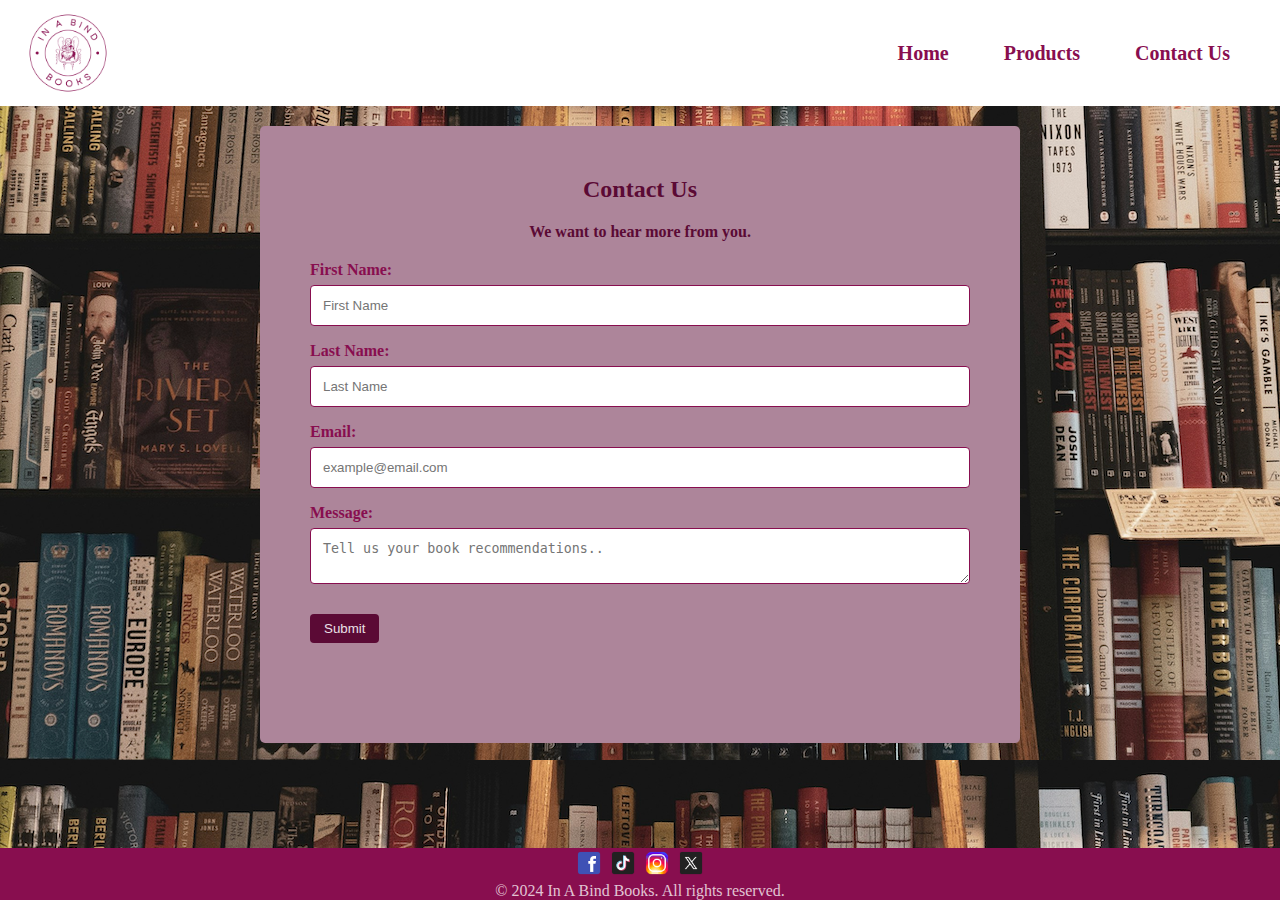
<file: contactform.html>
<!DOCTYPE html>
<html lang="en">
<head>
    <meta charset="UTF-8">
    <meta name="viewport" content="width=device-width, initial-scale=1.0">
    <link href="contactform.css" rel="stylesheet">
    <title>In A Bind Books</title>
</head>
<body> 

<!-- desktop navigation bar -->
<nav class="navbar">
    <a href="index.html"><img src="nav/logo.png" class="logo" alt="In A Bind Books logo"></a>
    <div class="nav-links">
        <ul>
            <li><a href="index.html">Home</a></li>
            <li><a href="products.html">Products</a></li>
            <li><a href="contactform.html">Contact Us</a></li>
        </ul>
    </div>
</nav>
<!-- end of navigation bar -->

<!-- PHONE AND TABLET NAV BAR -->
<div class="hamburger-bar">
    <div class="ham-bar">
        <a href="index.html" class="active"><img src="nav/logo.png" class="logo" alt="In A Bind Books logo"></a>
        <div id="links">
            <a href="index.html">Home</a>
            <a href="products.html">Products</a>
            <a href="contactform.html">Contact Us</a>
        </div>
        <a href="#" class="icon" onclick="navFunction()">
            <img src="nav/3lines.png" class="lines" alt="lines">
        </a>
    </div>
</div>
<!-- END ON PHONE AND TABLET NAV BAR -->

<div class="contactform">
    <form class="contact-form" id="contactForm" action="/">
        <h2>Contact Us</h2>
        <h4>We want to hear more from you.</h4>
            <div class="input">
                <label for="fname">First Name:</label>
                <input type="text" id="fname" name="fname" placeholder="First Name">
                    <div class="error"></div>
            </div>
            <div class="input">
                <label for="lname">Last Name:</label>
                <input type="text" id="lname" name="lname" placeholder="Last Name">
                    <div class="error"></div>
            </div>

            <div class="input">
                <label for="email">Email:</label>
                <input type="text" id="email" name="email" placeholder="example@email.com">
                    <div class="error"></div>
            </div>
            
            <div class="input">
                <label for="message">Message:</label>
                <textarea id="message" name="message" placeholder="Tell us your book recommendations.."></textarea>
                    <div class="error"></div>
            </div>

        <button type="submit" id="submit">Submit</button>
    </form>
  </div>
    



<!-- footer -->
<footer>
    <div class="footer-container">
        <div class="social-media">
            <a href="https://facebook.com"><img src="icons/facebook1.png" class="icons" alt="facebook icon"></a>
            <a href="https://tiktok.com"><img src="icons/tiktok.png" class="icons" alt="tiktok icon"></a>
            <a href="https://instagram.com"><img src="icons/instagram.png" class="icons" alt="instagram icon"></a>
            <a href="https://twitter.com"><img src="icons/twitterx.png" class="icons" alt="twitterx icon"></a>
        </div>
        <div class="copyright">
            <p>© 2024 In A Bind Books. All rights reserved.</p>
        </div>
    </div>
</footer>

<script src="script.js"></script>
</body>
</html>
</file>
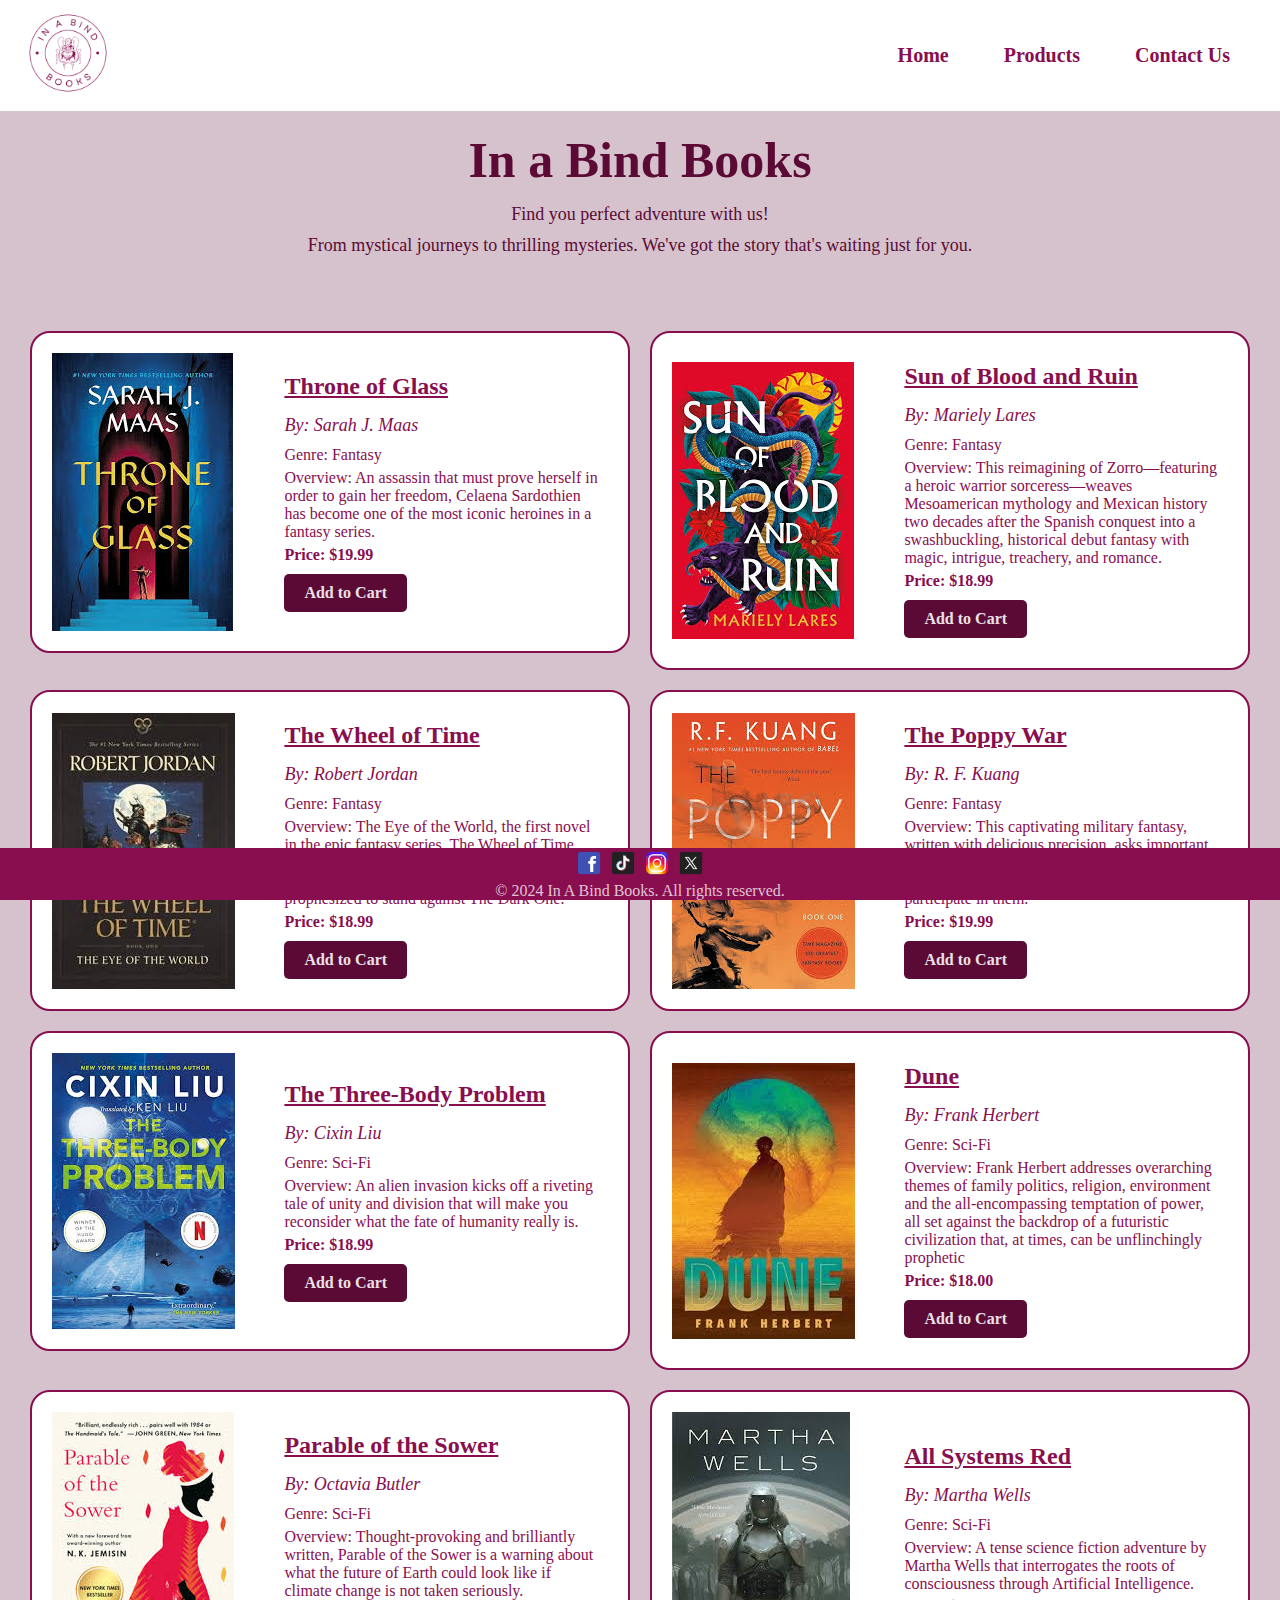
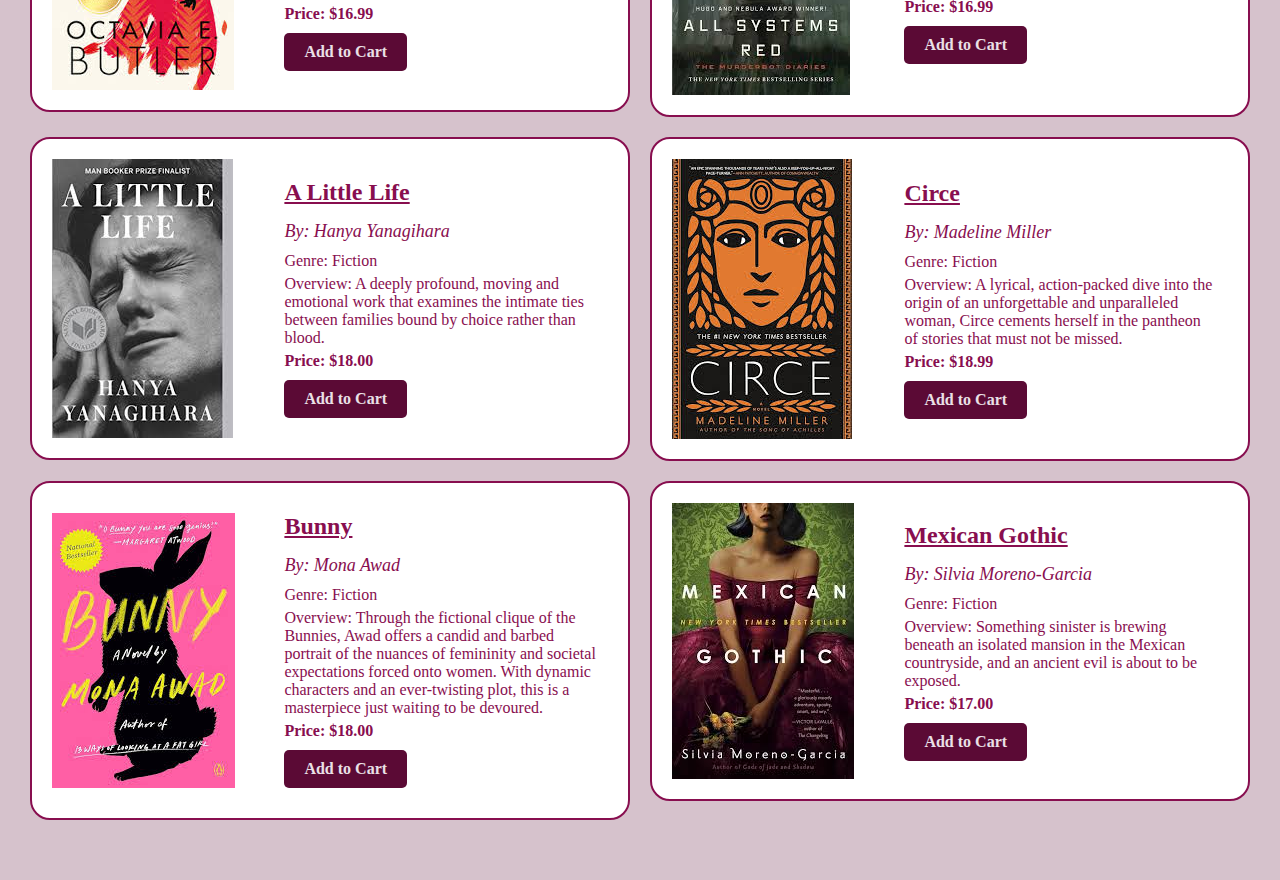
<file: products.html>
<!DOCTYPE html>
<html lang="en">
<head>
    <meta charset="UTF-8">
    <meta name="viewport" content="width=device-width, initial-scale=1.0">
    <link href="products.css" rel="stylesheet">
    <title>In A Bind Books</title>
</head>
<body>

<!-- desktop navigation bar -->
<nav class="navbar">
    <a href="index.html"><img src="nav/logo.png" class="logo" alt="In A Bind Books logo"></a>
    <div class="nav-links">
        <ul>
            <li><a href="index.html">Home</a></li>
            <li><a href="products.html">Products</a></li>
            <li><a href="contactform.html">Contact Us</a></li>
        </ul>
    </div>
</nav>
<!-- end of desktop navigation bar -->

<!-- PHONE AND TABLET NAV BAR -->
<div class="hamburger-bar">
    <div class="ham-bar">
        <a href="index.html" class="active"><img src="nav/logo.png" class="logo" alt="In A Bind Books logo"></a>
        <div id="links">
            <a href="index.html">Home</a>
            <a href="products.html">Products</a>
            <a href="contactform.html">Contact Us</a>
        </div>
        <a href="#" class="icon" onclick="navFunction()">
            <img src="nav/3lines.png" class="lines" alt="lines">
        </a>
    </div>
</div>
<!-- END ON PHONE AND TABLET NAV BAR -->


<div class="product-header">
    <h1 class="site-name">In a Bind Books</h1>
    <p class="site-description">Find you perfect adventure with us!</p>
    <p class="site-description">From mystical journeys to thrilling mysteries. We've got the story that's waiting just for you.</p>

</div>


<div id="books-container"></div>
    

<!-- footer -->
<footer>
    <div class="footer-container">
        <div class="social-media">
            <a href="https://facebook.com"><img src="icons/facebook1.png" class="icons" alt="facebook icon"></a>
            <a href="https://tiktok.com"><img src="icons/tiktok.png" class="icons" alt="tiktok icon"></a>
            <a href="https://instagram.com"><img src="icons/instagram.png" class="icons" alt="instagram icon"></a>
            <a href="https://twitter.com"><img src="icons/twitterx.png" class="icons" alt="twitterx icon"></a>
        </div>
        <div class="copyright">
            <p>© 2024 In A Bind Books. All rights reserved.</p>
        </div>
    </div>
</footer>

<script src="products.js"></script>
</body>
</html>
</file>
<file: contactform.css>
* {
    box-sizing: border-box;
    margin: 0;
}

.navbar {
    display: flex;
    position: sticky;
    justify-content: space-between;
    align-items: center;
    font-size: 20px;
    font-family: Georgia, 'Times New Roman', Times, serif;
    font-weight: bold;
    background-color: white;
}

.nav-links a{
    text-decoration: none;
    color: #880E4F;
}

li {
    display: inline;
    margin-right: 50px;
}

.logo {
    height: 6rem;
    margin: 5px 20px;
    display: block;
}

/* end of navigation bar */

/* PHONE AND TABLET HAMBURGER BAR */
.lines{
    height: 100px;
    width: 100px;
    padding-right: 15px;
}

.hamburger-bar {
    max-width: 100%;
    margin: auto;
    background-color: white;
    color: white;
  }
  
  .ham-bar {
    overflow: hidden;
    background-color: #AD859A;
    position: relative;
  }
  
  .ham-bar #links {
    display: none;
  }
  
  .ham-bar a {
    color: white;
    padding: 14px 16px;
    text-decoration: none;
    font-size: 17px;
    display: block;
  }
  
  .ham-bar a.icon {
    background: #880E4F;
    display: block;
    height: 134px;
    width: 110px;
    position: absolute;
    right: 0;
    top: 0;
  }

  #links a:hover {
    background-color: #880E4F;
    color: white;
  }
  
  .active {
    background-color: white;
    color: white;
  }

/* END OF PHONE AND TABLET HAMBURGER BAR */


body{
    background-color: #E1C3D3;
    font-family: Georgia, 'Times New Roman', Times, serif;
    background-image: url('books/bookshelf.png');
    
}


/* start of form */

.contactform {
    
    max-width: 800px;
    margin: auto;
    padding: 20px;
}

h2, h4 {
    text-align: center;
    margin-bottom: 20px;
    color: #5B0A35;
}

.contact-form {
    color: #880E4F;
    border-radius: 5px;
    background-color: #AD859A;
    padding: 50px;
}

.contact-form label{
    display: block;
    font-weight: bold;
}
  
input[type=text], #message{
  width: 100%;
  padding: 12px;
  border: 1px solid #880E4F;
  border-radius: 4px;
  margin-top: 6px;
  margin-bottom: 16px;
}

button {
    margin-top: 10px;
    padding: 7px 14px;
    background-color: #5B0A35;
    color: #EAE0E6;
    border: none;
    border-radius: 4px;
    cursor: pointer;
    margin-bottom: 50px;
}

button:hover {
    background-color: #880E4F;
}
/* end of form style  */



/* FOOTER  */

footer {
    display: block;
    position: fixed;
    bottom: 0;
    width: 100%;
    background-color: #880E4F;
    color: #E1C3D3;
}

.footer-container {
    display: flex;
    flex-direction: column;
    justify-content: center;
    align-items: center;
}

.social-icons {
    text-align: center;
    padding-top: 8px;
}

.icons {
    height: 30px;
    width: 30px;
}

/* MEDIA QUERIES */

/* phone screen  */
@media screen and (max-width: 800px) {
    .navbar{
        display: none;
    }
}

/* tablet screens  */
@media screen and (min-width: 801px) and (max-width: 1023px) {
    .navbar{
        display: none;
    }
}

/* desktop screen */
@media screen and (min-width: 1024px) {
    .hamburger-bar{
        display: none;
    }
}
</file>
<file: products.css>
* {
    box-sizing: border-box;
    margin: 0;
    font-family: Georgia, 'Times New Roman', Times, serif;
}

.navbar {
    display: flex;
    position: sticky;
    justify-content: space-between;
    align-items: center;
    font-size: 20px;
    font-family: Georgia, 'Times New Roman', Times, serif;
    font-weight: bold;
    background-color: white;
}

.nav-links a{
    text-decoration: none;
    color: #880E4F;
}

li {
    display: inline;
    margin-right: 50px;
}

.logo {
    height: 6rem;
    margin: 5px 20px;
}

/* end of navigation bar */

/* PHONE AND TABLET HAMBURGER BAR */
.lines{
    height: 100px;
    width: 100px;
    padding-right: 15px;
}

.hamburger-bar {
    max-width: 100%;
    margin: auto;
    background-color: white;
    color: white;
  }
  
  .ham-bar {
    overflow: hidden;
    background-color: #AD859A;
    position: relative;
  }
  
  .ham-bar #links {
    display: none;
  }
  
  .ham-bar a {
    color: white;
    padding: 14px 16px;
    text-decoration: none;
    font-size: 17px;
    display: block;
  }
  
  .ham-bar a.icon {
    background: #880E4F;
    display: block;
    height: 139px;
    width: 110px;
    position: absolute;
    right: 0;
    top: 0;
  }

  #links a:hover {
    background-color: #880E4F;
    color: white;
  }
  
  .active {
    background-color: white;
    color: white;
  }

/* END OF PHONE AND TABLET HAMBURGER BAR */

body{
    background-color: #D6C2CC;
}

/* HEADER */
.product-header {
    color: #5B0A35;
    text-align: center;
    padding: 20px 0;
}

.site-name {
    font-size: 50px;
    margin-bottom: 10px;
}

.site-description {
    font-size: 18px;
    padding: 5px;
}



/* PRODUCTS GRID */

#books-container{
    display: grid;
    grid-template-columns: repeat(2, 1fr);
    grid-gap: 20px;
    padding: 50px 30px 60px 30px;
}

.bookInfo {
    display: grid;
    grid-template-columns: 40% 1fr;
    align-items: center;
    background-color: white;
    border: 2px solid #880E4F;
    border-radius: 20px;
    padding: 20px;
    color: #880E4F;
}

.bookInfo img {
    grid-column: 1;
    max-width: 100%;
    height: auto;
}
.bookInfo .text{
    grid-column: 2;
    padding: 10px;
}

.bookInfo .title{
    font-size: 24px;
    font-weight: bold;
    text-decoration: underline;
    padding: 0 0 10px;
}

.bookInfo .author{
    padding: 5px 0;
    font-size: 18px;
    font-style: italic;
}

.bookInfo .genre{
    padding: 5px 0;
    font-size: 16px;
    text-transform: capitalize;
}

.bookInfo .description{
    padding: 5px 0;
    font-size: 14px;
    line-height: 1.5;
    text-align: justify;
}

.bookInfo .price{
    padding: 5px 0 10px;
    font-size: 16px;
    font-weight: bold;
}

.bookInfo .add{
    display: inline-block;
    padding: 10px 20px;
    font-size: 16px;
    font-weight: bold;
    background-color: #5B0A35;
    color: #EAE0E6;
    border: none;
    border-radius: 5px;
    cursor: pointer;
}

/*END PRODUCTS GRID */



/* FOOTER  */

footer {
    display: block;
    position: fixed;
    bottom: 0;
    width: 100%;
    background-color: #880E4F;
    color: #E1C3D3;
}

.footer-container {
    display: flex;
    flex-direction: column;
    justify-content: center;
    align-items: center;
}

.social-icons {
    text-align: center;
    padding-top: 8px;
}

.icons {
    height: 30px;
    width: 30px;
}


/* MEDIA QUERIES */

/* phone screen  */
@media screen and (max-width: 800px) {
    .navbar{
        display: none;
    }

    #books-container{
        display: grid;
        grid-template-columns: repeat(1, 1fr);
    }

}

/* tablet screens  */
@media screen and (min-width: 801px) and (max-width: 1023px) {
    .navbar{
        display: none;
    }
    #books-container{
        display: grid;
        grid-template-columns: repeat(1, 1fr);
    }

}

/* desktop screen */
@media screen and (min-width: 1024px) {
    .hamburger-bar{
        display: none;
    }
}
</file>
